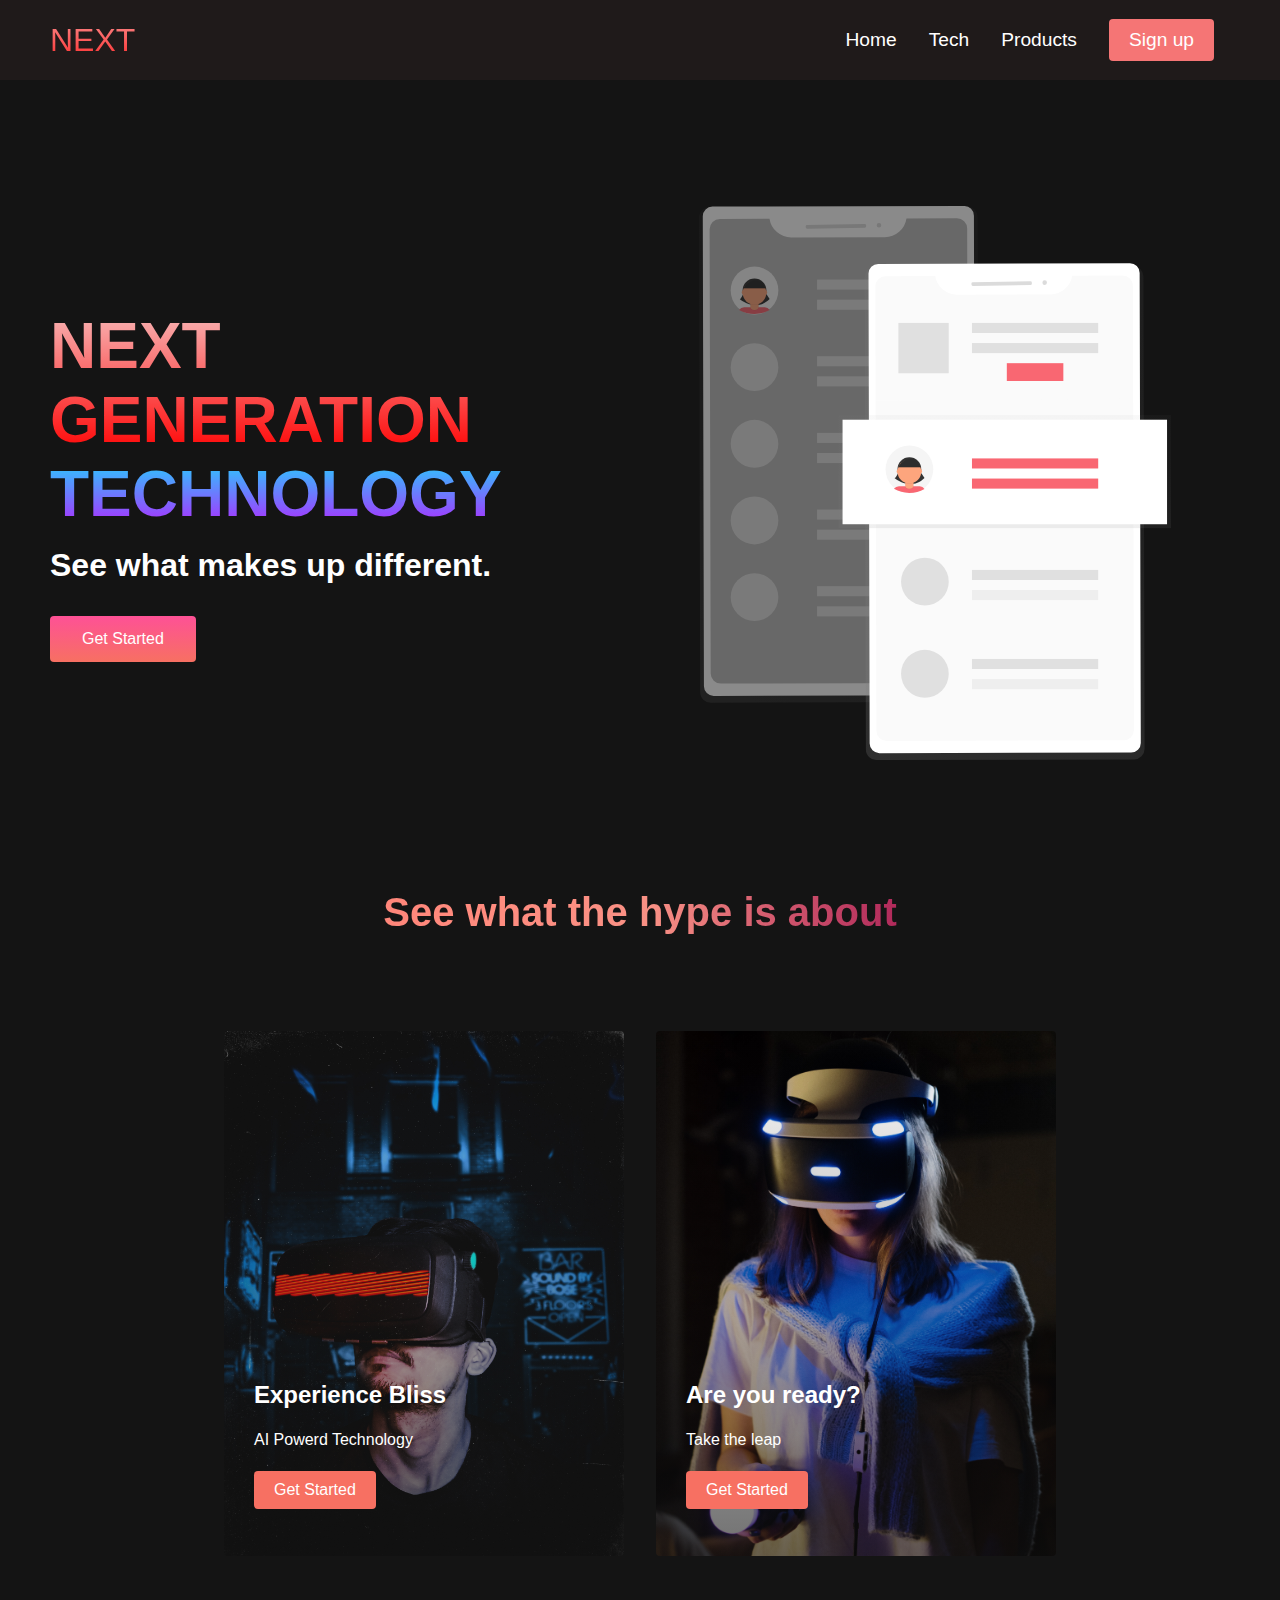
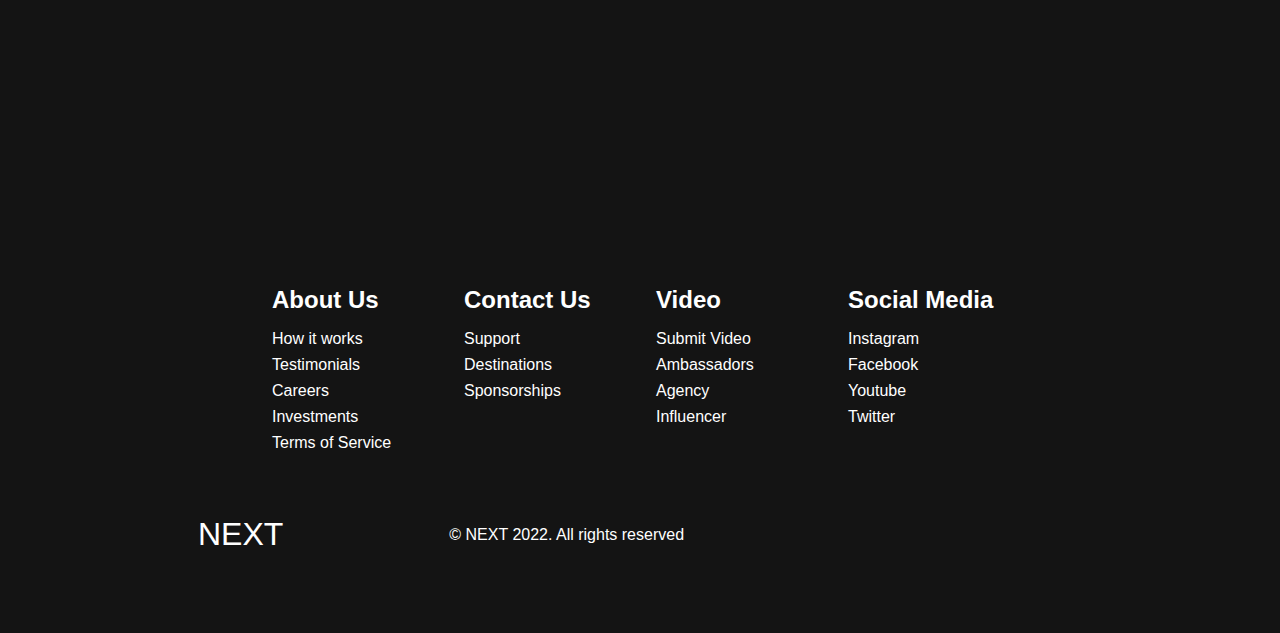
<file: index.html>
<!DOCTYPE html>
<html lang="en">
<head>
    <meta charset="UTF-8">
    <meta http-equiv="X-UA-Compatible" content="IE=edge">
    <meta name="viewport" content="width=, initial-scale=1.0">
    <link rel="stylesheet" href="style.css">
    <title>NEXT Website</title>
</head>
<body>
    <nav class="nav-bar">
        <div class="navbar__container">
            <a href="/" id="navbar__logo">NEXT</a>
            <div class="navbar__toggle" id="mobile-menu">
                <span class="bar"></span>
                <span class="bar"></span>
                <span class="bar"></span>
            </div>
            <ul class="navbar__menu">
                <li class="navbar__item">
                    <a href="/" class="navbar__links">Home</a>
                </li>
                <li class="navbar__item">
                    <a href="/tech.html" class="navbar__links">Tech</a>
                </li>
                <li class="navbar__item">
                    <a href="/" class="navbar__links">Products</a>
                </li>
                <li class="navbar__btn">
                    <a href="/" class="button">Sign up</a>
                </li>
            </ul>
        </div>
    </nav>

    <!--Hero section-->
     <div class="main">
         <div class="main__container">
             <div class="main__content">
                 <h1>NEXT GENERATION</h1>
                 <h2>TECHNOLOGY</h2>
                 <p>See what makes up different.</p>
                 <button class="main__btn"><a href="/">Get Started</a></button>
             </div>
             <div class="main__img--container">
                 <img src="images/pic1.svg" alt="pic" id="main__img">
             </div>
         </div>
     </div>
     <!-- Services Section -->
     <div class="services">
         <h1>See what the hype is about</h1>
         <div class="services__container">
             <div class="services__card">
                 <h2>Experience Bliss</h2>
                 <p>AI Powerd Technology</p>
                 <button>Get Started</button>
             </div>
             <div class="services__card">
                <h2>Are you ready?</h2>
                <p>Take the leap</p>
                <button>Get Started</button>
            </div>
         </div>
     </div>

     <!--Footer Section-->
     <div class="footer__container">
         <div class="footer__links">
             <div class="footer__link--wraper">
                 <div class="footer__link--items">
                     <h2>About Us</h2>
                     <a href="/">How it works</a>
                     <a href="/">Testimonials</a>
                     <a href="/">Careers</a>
                     <a href="/">Investments</a>
                     <a href="/">Terms of Service</a>
                 </div>
                 <div class="footer__link--items">
                    <h2>Contact Us</h2>
                    <a href="/">Support</a>
                    <a href="/">Destinations</a>
                    <a href="/">Sponsorships</a>
                </div>
             </div>
             <div class="footer__link--wraper">
                <div class="footer__link--items">
                    <h2>Video</h2>
                    <a href="/">Submit Video</a>
                    <a href="/">Ambassadors</a>
                    <a href="/">Agency</a>
                    <a href="/">Influencer</a>
                </div>
                <div class="footer__link--items">
                   <h2>Social Media</h2>
                   <a href="/">Instagram</a>
                   <a href="/">Facebook</a>
                   <a href="/">Youtube</a>
                   <a href="/">Twitter</a>
               </div>
            </div>
         </div>
         <div class="social__media">
             <div class="social__media--wrap">
                 <div class="footer__logo">
                     <a href="/" id="footer__logo"><i class="fas fa-gem"></i>NEXT</a>
                 </div>
                 <p class="website__right">© NEXT 2022. All rights reserved</p>
                 <div class="social__icons">
                     <a href="/" class="social__icon--link" target="_blank">
                         <i class="fab fa-facebook"></i>
                     </a>
                     <a href="/" class="social__icon--link" target="_blank">
                        <i class="fab fa-instagram"></i>
                    </a>
                    <a href="/" class="social__icon--link" target="_blank">
                        <i class="fab fa-youtube"></i>
                    </a>
                    <a href="/" class="social__icon--link" target="_blank">
                        <i class="fab fa-twitter"></i>
                    </a>
                 </div>
             </div>
         </div>
     </div>
    <script src="index.js"></script>
</body>
</html>
</file>
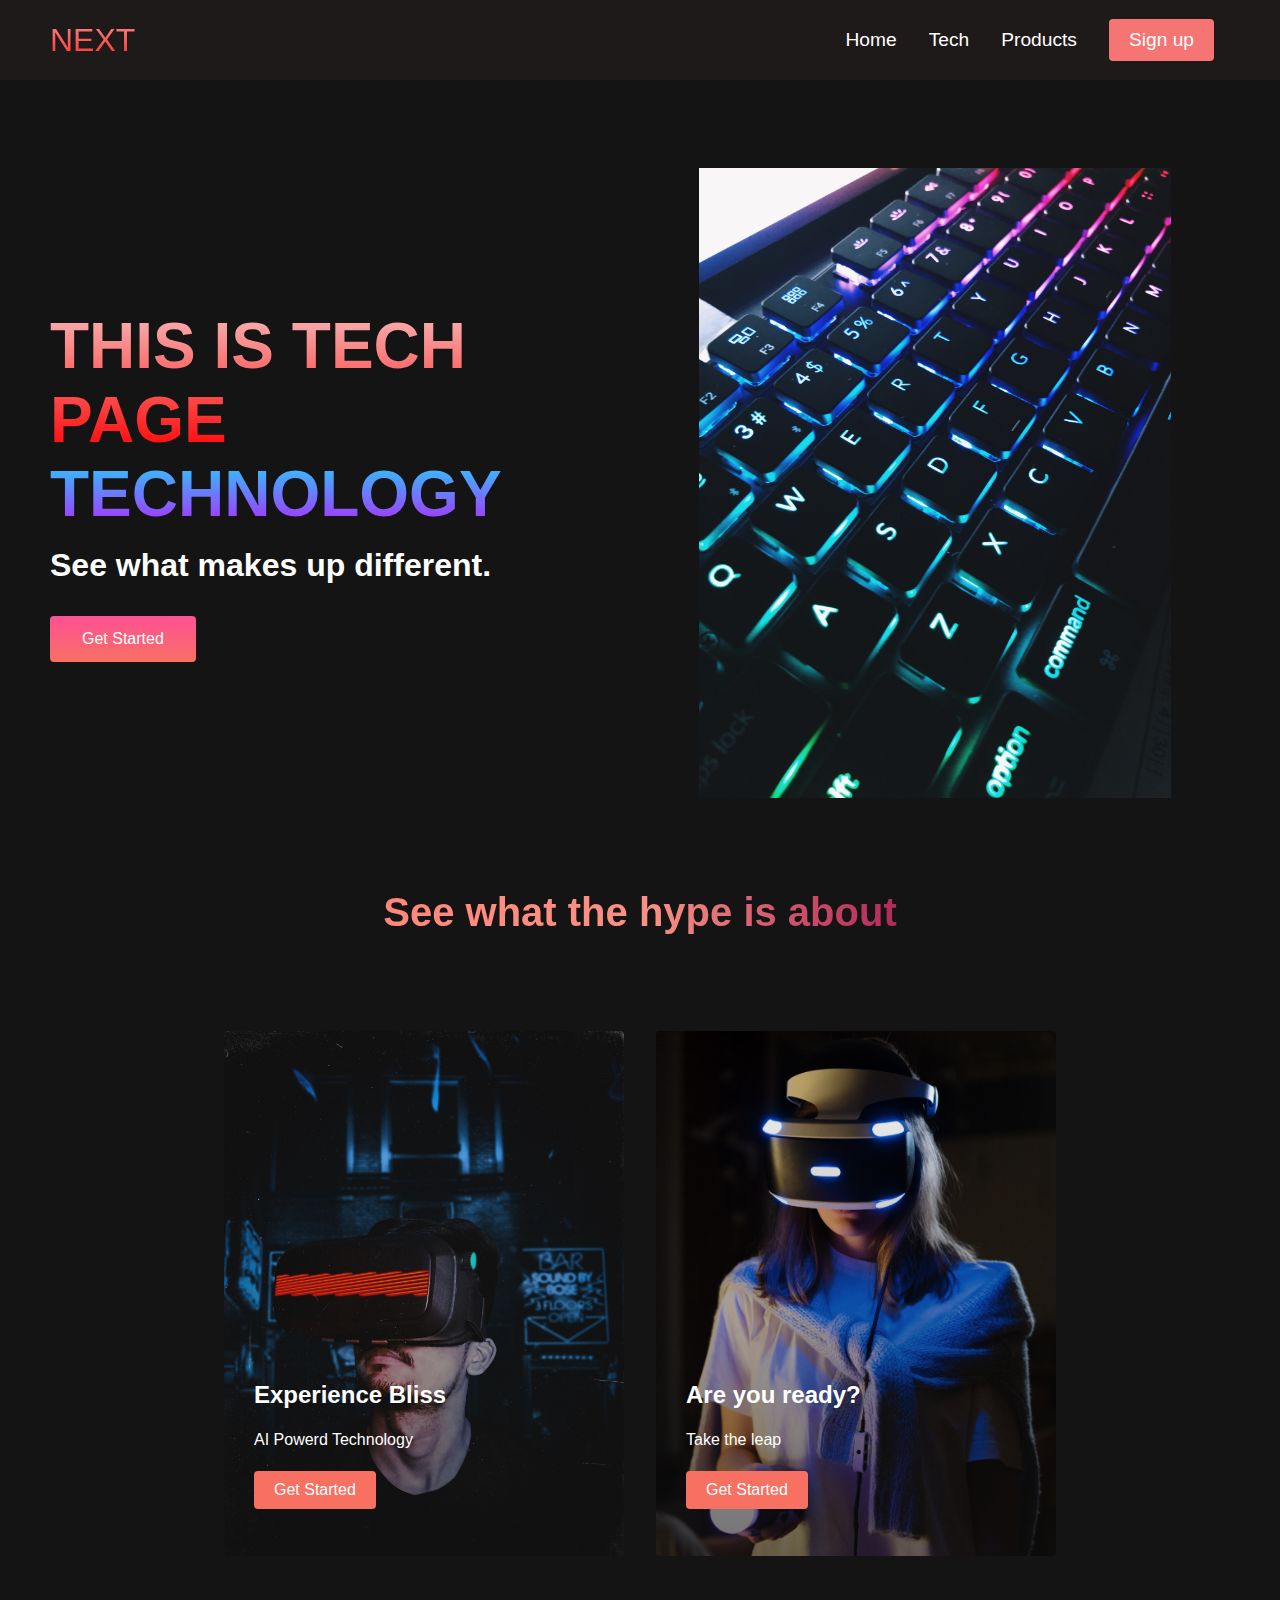
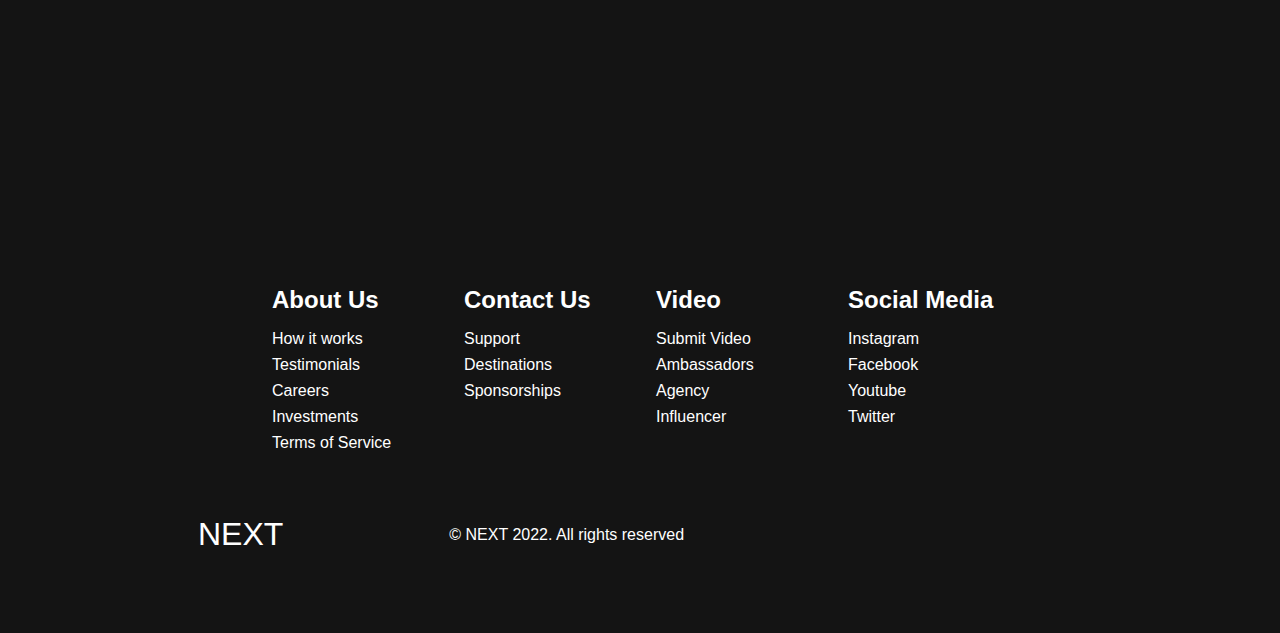
<file: tech.html>
<!DOCTYPE html>
<html lang="en">
<head>
    <meta charset="UTF-8">
    <meta http-equiv="X-UA-Compatible" content="IE=edge">
    <meta name="viewport" content="width=, initial-scale=1.0">
    <link rel="stylesheet" href="style.css">
    <title>NEXT Website</title>
</head>
<body>
    <nav class="nav-bar">
        <div class="navbar__container">
            <a href="/" id="navbar__logo">NEXT</a>
            <div class="navbar__toggle" id="mobile-menu">
                <span class="bar"></span>
                <span class="bar"></span>
                <span class="bar"></span>
            </div>
            <ul class="navbar__menu">
                <li class="navbar__item">
                    <a href="/" class="navbar__links">Home</a>
                </li>
                <li class="navbar__item">
                    <a href="/tech.html" class="navbar__links">Tech</a>
                </li>
                <li class="navbar__item">
                    <a href="/" class="navbar__links">Products</a>
                </li>
                <li class="navbar__btn">
                    <a href="/" class="button">Sign up</a>
                </li>
            </ul>
        </div>
    </nav>

    <!--Hero section-->
     <div class="main">
         <div class="main__container">
             <div class="main__content">
                 <h1>THIS IS TECH PAGE</h1>
                 <h2>TECHNOLOGY</h2>
                 <p>See what makes up different.</p>
                 <button class="main__btn"><a href="/">Get Started</a></button>
             </div>
             <div class="main__img--container">
                 <img src="images/pic2.jpg" alt="pic" id="main__img">
             </div>
         </div>
     </div>
     <!-- Services Section -->
     <div class="services">
         <h1>See what the hype is about</h1>
         <div class="services__container">
             <div class="services__card">
                 <h2>Experience Bliss</h2>
                 <p>AI Powerd Technology</p>
                 <button>Get Started</button>
             </div>
             <div class="services__card">
                <h2>Are you ready?</h2>
                <p>Take the leap</p>
                <button>Get Started</button>
            </div>
         </div>
     </div>

     <!--Footer Section-->
     <div class="footer__container">
         <div class="footer__links">
             <div class="footer__link--wraper">
                 <div class="footer__link--items">
                     <h2>About Us</h2>
                     <a href="/">How it works</a>
                     <a href="/">Testimonials</a>
                     <a href="/">Careers</a>
                     <a href="/">Investments</a>
                     <a href="/">Terms of Service</a>
                 </div>
                 <div class="footer__link--items">
                    <h2>Contact Us</h2>
                    <a href="/">Support</a>
                    <a href="/">Destinations</a>
                    <a href="/">Sponsorships</a>
                </div>
             </div>
             <div class="footer__link--wraper">
                <div class="footer__link--items">
                    <h2>Video</h2>
                    <a href="/">Submit Video</a>
                    <a href="/">Ambassadors</a>
                    <a href="/">Agency</a>
                    <a href="/">Influencer</a>
                </div>
                <div class="footer__link--items">
                   <h2>Social Media</h2>
                   <a href="/">Instagram</a>
                   <a href="/">Facebook</a>
                   <a href="/">Youtube</a>
                   <a href="/">Twitter</a>
               </div>
            </div>
         </div>
         <div class="social__media">
             <div class="social__media--wrap">
                 <div class="footer__logo">
                     <a href="/" id="footer__logo"><i class="fas fa-gem"></i>NEXT</a>
                 </div>
                 <p class="website__right">© NEXT 2022. All rights reserved</p>
                 <div class="social__icons">
                     <a href="/" class="social__icon--link" target="_blank">
                         <i class="fab fa-facebook"></i>
                     </a>
                     <a href="/" class="social__icon--link" target="_blank">
                        <i class="fab fa-instagram"></i>
                    </a>
                    <a href="/" class="social__icon--link" target="_blank">
                        <i class="fab fa-youtube"></i>
                    </a>
                    <a href="/" class="social__icon--link" target="_blank">
                        <i class="fab fa-twitter"></i>
                    </a>
                 </div>
             </div>
         </div>
     </div>
    <script src="index.js"></script>
</body>
</html>
</file>
<file: style.css>
* {
  box-sizing: border-box;
  margin: 0;
  padding: 0;
  font-family: sans-serif;
}

.nav-bar {
  background: rgb(31, 26, 26);
  height: 80px;
  display: flex;
  justify-content: center;
  align-items: center;
  font-size: 1.2rem;
  position: sticky;
  top: 0;
  z-index: 999;
}

.navbar__container {
  display: flex;
  justify-content: space-between;
  height: 80px;
  z-index: 1;
  width: 100%;
  max-width: 1300px;
  margin: 0 auto;
  padding: 0 50px;
}

#navbar__logo {
  background-color: red;
  background-image: linear-gradient(to top, red 0%, rgb(247, 184, 184) 100%);
  background-size: 100%;
  -webkit-background-clip: text;
  -moz-background-clip: text;
  -webkit-text-fill-color: transparent;
  -moz-text-fill-color: transparent;
  display: flex;
  align-items: center;
  cursor: pointer;
  text-decoration: none;
  font-size: 2rem;
}

.fa-gem {
  margin-right: 0.5rem;
}

.navbar__menu {
  display: flex;
  align-items: center;
  list-style: none;
  text-align: center;
}

.navbar__item {
  height: 80px;
}

.navbar__links {
  color: white;
  display: flex;
  align-items: center;
  justify-content: center;
  text-decoration: none;
  padding: 0 1rem;
  height: 100%;
}

.navbar__btn {
  display: flex;
  justify-content: center;
  align-items: center;
  padding: 0 1rem;
  width: 100%;
}

.button {
  display: flex;
  justify-content: center;
  align-items: center;
  text-decoration: none;
  padding: 10px 20px;
  height: 100%;
  width: 100%;
  border: none;
  outline: none;
  border-radius: 4px;
  background: rgb(245, 117, 117);
  color: white;
}

.button:hover {
  background: blue;
  transition: all 0.3s ease;
}

.navbar__links:hover {
  color: rgb(247, 184, 184);
  transition: all 0.3s ease;
}

@media screen and (max-width: 960px) {
  .navbar__container {
    display: flex;
    justify-content: space-between;
    height: 80px;
    z-index: 1;
    width: 100%;
    max-width: 1300px;
    padding: 0;
  }
  .navbar__menu {
    display: grid;
    grid-template-columns: auto;
    margin: 0;
    width: 100%;
    position: absolute;
    top: -1000px;
    opacity: 1;
    transition: all 0.5s ease;
    height: 50vh;
    z-index: -1;
    background: black;
  }

  .navbar__menu.active {
    background: black;
    top: 100%;
    opacity: 1;
    transition: all 0.5s ease;
    z-index: 99;
    height: 50vh;
    font: 1.6rem;
  }

  #navbar__logo {
    padding-left: 25px;
  }

  .navbar__toggle .bar {
    width: 25px;
    height: 3px;
    margin: 5px auto;
    transition: all 0.3s ease-in-out;
    background: white;
  }

  .navbar__item {
    width: 100%;
  }

  .navabar__links {
    text-align: center;
    padding: 2rem;
    width: 100%;
    display: table;
  }

  #mobile-menu {
    position: absolute;
    top: 20%;
    right: 5%;
    transform: translate(5%, 20%);
  }

  .navbar__btn {
    padding-bottom: 2rem;
  }

  .button {
    display: flex;
    justify-content: center;
    align-items: center;
    width: 80%;
    height: 80px;
    margin: 0%;
  }

  .navbar__toggle .bar {
    display: block;
    cursor: pointer;
  }

  #mobile-menu.is-active .bar:nth-child(2) {
    opacity: 0;
  }

  #mobile-menu.is-active .bar:nth-child(1) {
    transform: translateY(8px) rotate(45deg);
  }

  #mobile-menu.is-active .bar:nth-child(3) {
    transform: translateY(-8px) rotate(-45deg);
  }
}

/* Hero section */

.main {
  background-color: rgb(31, 26, 26);
}

.main__container {
  display: grid;
  grid-template-columns: 1fr 1fr;
  align-items: center;
  justify-self: center;
  margin: 0 auto;
  height: 90vh;
  background-color: #141414;
  z-index: 1;
  width: 100%;
  max-width: 1300px;
  padding: 0 50px;
}

.main__content h1 {
  font-size: 4rem;
  background-color: rgb(247, 184, 184);
  background-image: linear-gradient(to top, red 0%, rgb(247, 184, 184) 100%);
  background-size: 100%;
  -webkit-background-clip: text;
  -moz-background-clip: text;
  -webkit-text-fill-color: transparent;
  -moz-text-fill-color: transparent;
}

.main__content h2 {
  font-size: 4rem;
  background-color: rgb(247, 184, 184);
  background-image: linear-gradient(to top, #b721ff 0%, #21d4fd 100%);
  background-size: 100%;
  -webkit-background-clip: text;
  -moz-background-clip: text;
  -webkit-text-fill-color: transparent;
  -moz-text-fill-color: transparent;
}

.main__content p {
  margin-top: 1rem;
  font-size: 2rem;
  font-weight: 700;
  color: white;
}

.main__btn {
  font-size: 1rem;
  background-image: linear-gradient(to top, #f77062 0%, #fe5196 100%);
  padding: 14px 32px;
  border: none;
  border-radius: 4px;
  color: white;
  margin-top: 2rem;
  cursor: pointer;
  position: relative;
  transition: all 0.3s;
  outline: none;
}

.main__btn a {
  position: relative;
  z-index: 2;
  color: white;
  text-decoration: none;
}

.main__btn:after {
  position: absolute;
  content: '';
  top: 0;
  left: 0;
  width: 0;
  height: 100%;
  background: #4837ff;
  transition: all 0.35s;
  border-radius: 4px;
}

.main__btn:hover {
  color: white;
}

.main__btn:hover:after {
  width: 100%;
}

.main__img--container {
  text-align: center;
}

#main__img {
  height: 80%;
  width: 80%;
}

/* Mobile Responsive */

@media screen and (max-width: 768px) {
  .main__container {
    display: grid;
    grid-template-columns: auto;
    align-items: center;
    justify-self: center;
    width: 100%;
    margin: 0 auto;
    height: 90vh;
  }

  .main__content {
    text-align: center;
    margin-bottom: 4rem;
  }

  .main__content h1 {
    font-size: 2.5rem;
    margin-top: 2rem;
  }

  .main__content h2 {
    font-size: 3rem;
  }

  .main__content p {
    margin-top: 1rem;
    font-size: 1.5rem;
  }
}

@media screen and (max-width: 480px) {
  .main__content h1 {
    font-size: 2rem;
    margin-top: 3rem;
  }

  .main__content h2 {
    font-size: 2rem;
  }

  .main__content p {
    margin-top: 2rem;
    font-size: 1.5rem;
  }

  .main__btn {
    padding: 12px 36px;
    margin: 2.5rem 0;
  }
}

/* Services Section */
.services {
  background: #141414;
  display: flex;
  flex-direction: column;
  align-items: center;
  height: 100vh;
}

.services h1 {
  background-color: #ff8177;
  background-image: linear-gradient(
    to right,
    #ff8177 0%,
    #ff867a 0%,
    #ff8c7f 21%,
    #f99185 52%,
    #cf556c 78%,
    #b12a5b 100%
  );
  background-size: 100%;
  margin-bottom: 5rem;
  font-size: 2.5rem;
  -webkit-background-clip: text;
  -moz-background-clip: text;
  -webkit-text-fill-color: transparent;
  -moz-text-fill-color: transparent;
}

.services__container {
  display: flex;
  justify-content: center;
  flex-wrap: wrap;
}

.services__card {
  margin: 1rem;
  height: 525px;
  width: 400px;
  border-radius: 4px;
  background-image: linear-gradient(
      to bottom,
      rgba(0, 0, 0, 0) 0%,
      rgba(17, 17, 17, 0.6) 100%
    ),
    url('/images/pic3.jpg');
  background-size: cover;
  position: relative;
  color: #fff;
}

.services__card:nth-child(2) {
  background-image: linear-gradient(
      to bottom,
      rgba(0, 0, 0, 0) 0%,
      rgba(17, 17, 17, 0.6) 100%
    ),
    url('/images/pic4.jpg');
}

.services h2 {
  position: absolute;
  top: 350px;
  left: 30px;
}

.services__card p {
  position: absolute;
  top: 400px;
  left: 30px;
}

.services__card button {
  color: #fff;
  padding: 10px 20px;
  border: none;
  outline: none;
  border-radius: 4px;
  background: #f77062;
  position: absolute;
  top: 440px;
  left: 30px;
  font-size: 1rem;
  cursor: pointer;
}

.services__card:hover {
  transform: scale(1.075);
  transition: 0.2s ease-in;
  cursor: pointer;
}

@media screen and (max-width: 960px) {
  .services {
    height: 1600px;
  }

  .services h1 {
    font-size: 2rem;
    margin-top: 12rem;
  }
}

@media screen and (max-width: 480px) {
  .services {
    height: 1400px;
  }

  .services h1 {
    font-size: 1.2rem;
  }

  .services__card {
    width: 300px;
  }
}

/* Footer CSS */
.footer__container {
  background-color: #141414;
  padding: 5rem 0;
  display: flex;
  flex-direction: column;
  justify-content: center;
  align-items: center;
}

#footer__logo {
  color: #fff;
  display: flex;
  align-items: center;
  cursor: pointer;
  text-decoration: none;
  font-size: 2rem;
}

.footer__links {
  width: 100%;
  max-width: 1000px;
  display: flex;
  justify-content: center;
}

.footer__link--wraper {
  display: flex;
}

.footer__link--items {
  display: flex;
  flex-direction: column;
  align-items: flex-start;
  margin: 16px;
  text-align: left;
  width: 160px;
  box-sizing: border-box;
}

.footer__link--items h2 {
  margin-bottom: 16px;
}

.footer__link--items > h2 {
  color: white;
}

.footer__link--items a {
  color: white;
  text-decoration: none;
  margin-bottom: 0.5rem;
}

.footer__link--items a:hover {
  color: #e9e9e9;
  transition: 0.3s ease-out;
}

/* Social Icons */
.social__icon--link {
  color: white;
  font-size: 24px;
}

.social__media {
  max-width: 1000px;
  width: 100%;
}

.social__media--wrap {
  display: flex;
  justify-content: space-between;
  align-items: center;
  width: 90%;
  max-width: 1000px;
  margin: 40px auto 0 auto;
}

.social__icons {
  display: flex;
  justify-content: space-between;
  align-items: center;
  width: 240px;
}

.social__logo {
  color: white;
  justify-self: flex-start;
  margin-left: 20px;
  cursor: pointer;
  text-decoration: none;
  font-size: 2rem;
  display: flex;
  align-items: center;
  margin-bottom: 16px;
}

.website__right {
  color: white;
}

@media screen and (max-width: 820px) {
  .footer__links {
    padding-top: 2rem;
  }

  #footer__logo {
    margin-bottom: 2rem;
  }

  .website__right {
    margin-bottom: 2rem;
  }

  .footer__link--wraper {
    flex-direction: column;
  }

  .social__media--wrap {
    flex-direction: column;
  }
}

@media screen and (max-width: 480px) {
  .footer__links--items {
    margin: 0;
    padding: 10px;
    width: 100%;
  }
}
</file>
